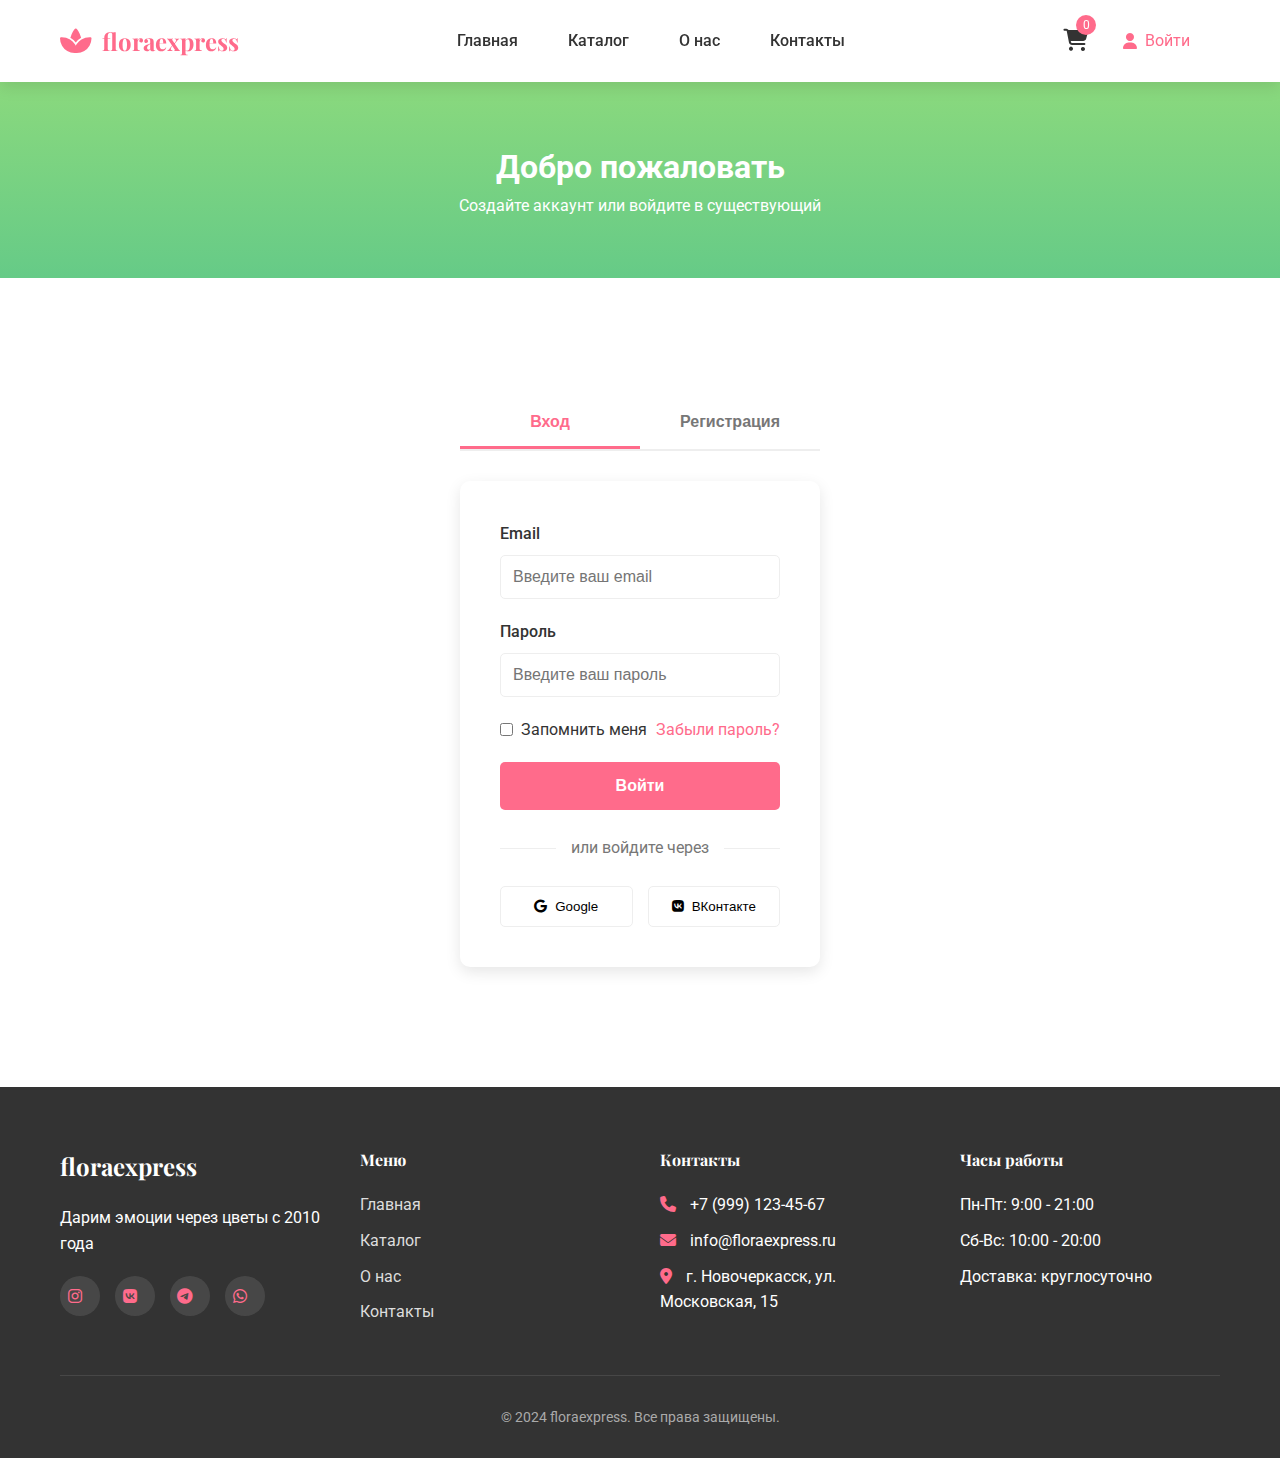
<file: auth.html>
<!DOCTYPE html>
<html lang="ru">
<head>
    <meta charset="UTF-8">
    <meta name="viewport" content="width=device-width, initial-scale=1.0">
    <title>Регистрация/Вход - floraexpress</title>
    <link rel="stylesheet" href="style.css">
    <link rel="stylesheet" href="https://cdnjs.cloudflare.com/ajax/libs/font-awesome/6.4.0/css/all.min.css">
    <link href="https://fonts.googleapis.com/css2?family=Playfair+Display:wght@400;700&family=Roboto:wght@300;400;500&display=swap" rel="stylesheet">
    <style>
        .auth-hero {
            background: linear-gradient(rgba(126, 213, 111, 0.9), rgba(85, 197, 122, 0.9));
            color: white;
            padding: 60px 0;
            text-align: center;
        }
        
        .auth-container {
            max-width: 400px;
            margin: 0 auto;
            padding: 40px 20px;
        }
        
        .auth-tabs {
            display: flex;
            margin-bottom: 30px;
            border-bottom: 2px solid var(--border-color);
        }
        
        .auth-tab {
            flex: 1;
            padding: 15px;
            text-align: center;
            background: none;
            border: none;
            font-size: 16px;
            font-weight: 600;
            cursor: pointer;
            color: var(--gray-color);
            border-bottom: 3px solid transparent;
            transition: all 0.3s ease;
        }
        
        .auth-tab.active {
            color: var(--primary-color);
            border-bottom: 3px solid var(--primary-color);
        }
        
        .auth-form {
            background: white;
            padding: 40px;
            border-radius: 10px;
            box-shadow: var(--shadow);
        }
        
        .auth-form.hidden {
            display: none;
        }
        
        .form-group {
            margin-bottom: 20px;
        }
        
        .form-group label {
            display: block;
            margin-bottom: 8px;
            font-weight: 500;
        }
        
        .form-group input {
            width: 100%;
            padding: 12px;
            border: 1px solid var(--border-color);
            border-radius: 5px;
            font-size: 16px;
        }
        
        .form-group input:focus {
            outline: none;
            border-color: var(--primary-color);
        }
        
        .form-options {
            display: flex;
            justify-content: space-between;
            align-items: center;
            margin-bottom: 20px;
        }
        
        .remember-me {
            display: flex;
            align-items: center;
            gap: 8px;
        }
        
        .forgot-password {
            color: var(--primary-color);
            text-decoration: none;
        }
        
        .auth-btn {
            width: 100%;
            padding: 15px;
            background-color: var(--primary-color);
            color: white;
            border: none;
            border-radius: 5px;
            font-size: 16px;
            font-weight: 600;
            cursor: pointer;
            transition: background-color 0.3s ease;
        }
        
        .auth-btn:hover {
            background-color: #ff4b6e;
        }
        
        .auth-divider {
            text-align: center;
            margin: 25px 0;
            position: relative;
        }
        
        .auth-divider::before {
            content: '';
            position: absolute;
            top: 50%;
            left: 0;
            right: 0;
            height: 1px;
            background: var(--border-color);
            z-index: 1;
        }
        
        .auth-divider span {
            background: white;
            padding: 0 15px;
            position: relative;
            z-index: 2;
            color: var(--gray-color);
        }
        
        .social-auth {
            display: flex;
            gap: 15px;
            margin-top: 20px;
        }
        
        .social-btn {
            flex: 1;
            padding: 12px;
            border: 1px solid var(--border-color);
            background: white;
            border-radius: 5px;
            cursor: pointer;
            display: flex;
            align-items: center;
            justify-content: center;
            gap: 8px;
            transition: all 0.3s ease;
        }
        
        .social-btn:hover {
            background-color: var(--light-color);
        }
        
        .auth-switch {
            text-align: center;
            margin-top: 20px;
            color: var(--gray-color);
        }
        
        .auth-switch a {
            color: var(--primary-color);
            text-decoration: none;
            font-weight: 600;
        }
        
        .user-info {
            display: flex;
            align-items: center;
            gap: 10px;
            margin-left: 20px;
        }
        
        .user-avatar {
            width: 40px;
            height: 40px;
            border-radius: 50%;
            background-color: var(--primary-color);
            color: white;
            display: flex;
            align-items: center;
            justify-content: center;
            font-weight: 600;
        }
        
        .user-name {
            font-weight: 500;
        }
        
        .logout-btn {
            background: none;
            border: none;
            color: var(--gray-color);
            cursor: pointer;
            margin-left: 10px;
            font-size: 14px;
        }
    </style>
</head>
<body>
    <!-- Шапка сайта -->
    <header class="header">
        <div class="container">
            <div class="header-inner">
                <div class="logo">
                    <a href="index.html">
                        <i class="fas fa-spa"></i>
                        <span>floraexpress</span>
                    </a>
                </div>
                
                <nav class="nav">
                    <ul class="nav-list">
                        <li><a href="index.html">Главная</a></li>
                        <li><a href="catalog.html">Каталог</a></li>
                        <li><a href="about.html">О нас</a></li>
                        <li><a href="contacts.html">Контакты</a></li>
                    </ul>
                </nav>
                
                <div class="header-actions">
                    <div id="userInfo" class="user-info" style="display: none;">
                        <div class="user-avatar" id="userAvatar">U</div>
                        <span class="user-name" id="userName">Пользователь</span>
                        <button class="logout-btn" onclick="logout()">Выйти</button>
                    </div>
                    
                    <a href="cart.html" class="cart-btn">
                        <i class="fas fa-shopping-cart"></i>
                        <span class="cart-count">0</span>
                    </a>
                    
                    <a href="auth.html" class="auth-btn-header" id="authBtnHeader" style="margin-right: 15px; color: var(--primary-color); text-decoration: none;">
                        <i class="fas fa-user"></i>
                        <span>Войти</span>
                    </a>
                    
                    <button class="menu-toggle">
                        <i class="fas fa-bars"></i>
                    </button>
                </div>
            </div>
        </div>
    </header>

    <!-- Герой секция -->
    <section class="auth-hero">
        <div class="container">
            <h1>Добро пожаловать</h1>
            <p>Создайте аккаунт или войдите в существующий</p>
        </div>
    </section>

    <!-- Формы авторизации -->
    <section class="section-padding">
        <div class="container">
            <div class="auth-container">
                <div class="auth-tabs">
                    <button class="auth-tab active" onclick="showTab('login')">Вход</button>
                    <button class="auth-tab" onclick="showTab('register')">Регистрация</button>
                </div>
                
                <!-- Форма входа -->
                <div id="loginForm" class="auth-form">
                    <form id="loginFormElement">
                        <div class="form-group">
                            <label for="loginEmail">Email</label>
                            <input type="email" id="loginEmail" placeholder="Введите ваш email" required>
                        </div>
                        
                        <div class="form-group">
                            <label for="loginPassword">Пароль</label>
                            <input type="password" id="loginPassword" placeholder="Введите ваш пароль" required>
                        </div>
                        
                        <div class="form-options">
                            <label class="remember-me">
                                <input type="checkbox" id="rememberMe">
                                <span>Запомнить меня</span>
                            </label>
                            <a href="#" class="forgot-password">Забыли пароль?</a>
                        </div>
                        
                        <button type="submit" class="auth-btn">Войти</button>
                        
                        <div class="auth-divider">
                            <span>или войдите через</span>
                        </div>
                        
                        <div class="social-auth">
                            <button type="button" class="social-btn" onclick="socialLogin('google')">
                                <i class="fab fa-google"></i>
                                <span>Google</span>
                            </button>
                            <button type="button" class="social-btn" onclick="socialLogin('vk')">
                                <i class="fab fa-vk"></i>
                                <span>ВКонтакте</span>
                            </button>
                        </div>
                    </form>
                </div>
                
                <!-- Форма регистрации -->
                <div id="registerForm" class="auth-form hidden">
                    <form id="registerFormElement">
                        <div class="form-group">
                            <label for="regName">Имя</label>
                            <input type="text" id="regName" placeholder="Введите ваше имя" required>
                        </div>
                        
                        <div class="form-group">
                            <label for="regEmail">Email</label>
                            <input type="email" id="regEmail" placeholder="Введите ваш email" required>
                        </div>
                        
                        <div class="form-group">
                            <label for="regPhone">Телефон</label>
                            <input type="tel" id="regPhone" placeholder="+7 (999) 123-45-67" required>
                        </div>
                        
                        <div class="form-group">
                            <label for="regPassword">Пароль</label>
                            <input type="password" id="regPassword" placeholder="Создайте пароль" required>
                        </div>
                        
                        <div class="form-group">
                            <label for="regConfirmPassword">Подтвердите пароль</label>
                            <input type="password" id="regConfirmPassword" placeholder="Повторите пароль" required>
                        </div>
                        
                        <div class="form-group">
                            <label class="remember-me">
                                <input type="checkbox" id="acceptTerms" required>
                                <span>Я согласен с <a href="#" style="color: var(--primary-color);">условиями использования</a></span>
                            </label>
                        </div>
                        
                        <button type="submit" class="auth-btn">Зарегистрироваться</button>
                    </form>
                </div>
            </div>
        </div>
    </section>

    <!-- Футер -->
    <footer class="footer">
        <div class="container">
            <div class="footer-content">
                <div class="footer-section">
                    <h3>floraexpress</h3>
                    <p>Дарим эмоции через цветы с 2010 года</p>
                    <div class="social-links">
                        <a href="#"><i class="fab fa-instagram"></i></a>
                        <a href="#"><i class="fab fa-vk"></i></a>
                        <a href="#"><i class="fab fa-telegram"></i></a>
                        <a href="#"><i class="fab fa-whatsapp"></i></a>
                    </div>
                </div>
                
                <div class="footer-section">
                    <h4>Меню</h4>
                    <ul>
                        <li><a href="index.html">Главная</a></li>
                        <li><a href="catalog.html">Каталог</a></li>
                        <li><a href="about.html">О нас</a></li>
                        <li><a href="contacts.html">Контакты</a></li>
                    </ul>
                </div>
                
                <div class="footer-section">
                    <h4>Контакты</h4>
                    <ul>
                        <li><i class="fas fa-phone"></i> +7 (999) 123-45-67</li>
                        <li><i class="fas fa-envelope"></i> info@floraexpress.ru</li>
                        <li><i class="fas fa-map-marker-alt"></i> г. Новочеркасск, ул. Московская, 15</li>
                    </ul>
                </div>
                
                <div class="footer-section">
                    <h4>Часы работы</h4>
                    <ul>
                        <li>Пн-Пт: 9:00 - 21:00</li>
                        <li>Сб-Вс: 10:00 - 20:00</li>
                        <li>Доставка: круглосуточно</li>
                    </ul>
                </div>
            </div>
            
            <div class="footer-bottom">
                <p>&copy; 2024 floraexpress. Все права защищены.</p>
            </div>
        </div>
    </footer>

    <script>
        // Переключение между вкладками
        function showTab(tabName) {
            document.querySelectorAll('.auth-tab').forEach(tab => {
                tab.classList.remove('active');
            });
            
            document.querySelectorAll('.auth-form').forEach(form => {
                form.classList.add('hidden');
            });
            
            document.querySelector(`[onclick="showTab('${tabName}')"]`).classList.add('active');
            document.getElementById(`${tabName}Form`).classList.remove('hidden');
        }
        
        // Проверка залогинен ли пользователь
        function checkAuth() {
            const user = JSON.parse(localStorage.getItem('user'));
            const authBtn = document.getElementById('authBtnHeader');
            const userInfo = document.getElementById('userInfo');
            
            if (user) {
                authBtn.style.display = 'none';
                userInfo.style.display = 'flex';
                document.getElementById('userName').textContent = user.name || user.email.split('@')[0];
                document.getElementById('userAvatar').textContent = (user.name || user.email[0]).toUpperCase();
            } else {
                authBtn.style.display = 'flex';
                userInfo.style.display = 'none';
            }
        }
        
        // Вход в систему
        document.getElementById('loginFormElement').addEventListener('submit', function(e) {
            e.preventDefault();
            
            const email = document.getElementById('loginEmail').value;
            const password = document.getElementById('loginPassword').value;
            
            // Здесь в реальном проекте будет запрос к серверу
            // Для демонстрации используем localStorage
            
            const users = JSON.parse(localStorage.getItem('users')) || [];
            const user = users.find(u => u.email === email && u.password === password);
            
            if (user) {
                localStorage.setItem('user', JSON.stringify({
                    email: user.email,
                    name: user.name,
                    phone: user.phone
                }));
                
                if (document.getElementById('rememberMe').checked) {
                    localStorage.setItem('rememberMe', 'true');
                }
                
                alert('Успешный вход!');
                checkAuth();
                window.location.href = 'index.html';
            } else {
                alert('Неверный email или пароль');
            }
        });
        
        // Регистрация
        document.getElementById('registerFormElement').addEventListener('submit', function(e) {
            e.preventDefault();
            
            const name = document.getElementById('regName').value;
            const email = document.getElementById('regEmail').value;
            const phone = document.getElementById('regPhone').value;
            const password = document.getElementById('regPassword').value;
            const confirmPassword = document.getElementById('regConfirmPassword').value;
            
            if (password !== confirmPassword) {
                alert('Пароли не совпадают');
                return;
            }
            
            // Проверяем, нет ли уже пользователя с таким email
            const users = JSON.parse(localStorage.getItem('users')) || [];
            const existingUser = users.find(u => u.email === email);
            
            if (existingUser) {
                alert('Пользователь с таким email уже существует');
                return;
            }
            
            // Сохраняем нового пользователя
            users.push({
                name,
                email,
                phone,
                password
            });
            
            localStorage.setItem('users', JSON.stringify(users));
            
            // Автоматически логиним пользователя
            localStorage.setItem('user', JSON.stringify({
                name,
                email,
                phone
            }));
            
            alert('Регистрация прошла успешно!');
            checkAuth();
            window.location.href = 'index.html';
        });
        
        // Выход из системы
        function logout() {
            localStorage.removeItem('user');
            checkAuth();
            alert('Вы вышли из системы');
        }
        
        // Социальный вход (заглушка)
        function socialLogin(provider) {
            alert(`Вход через ${provider} пока недоступен. Используйте форму регистрации.`);
        }
        
        // Инициализация при загрузке страницы
        document.addEventListener('DOMContentLoaded', function() {
            checkAuth();
            
            // Инициализация меню
            const menuToggle = document.querySelector('.menu-toggle');
            const nav = document.querySelector('.nav');
            
            if (menuToggle && nav) {
                menuToggle.addEventListener('click', function() {
                    nav.classList.toggle('active');
                });
            }
        });
    </script>
</body>
</html>
</file>
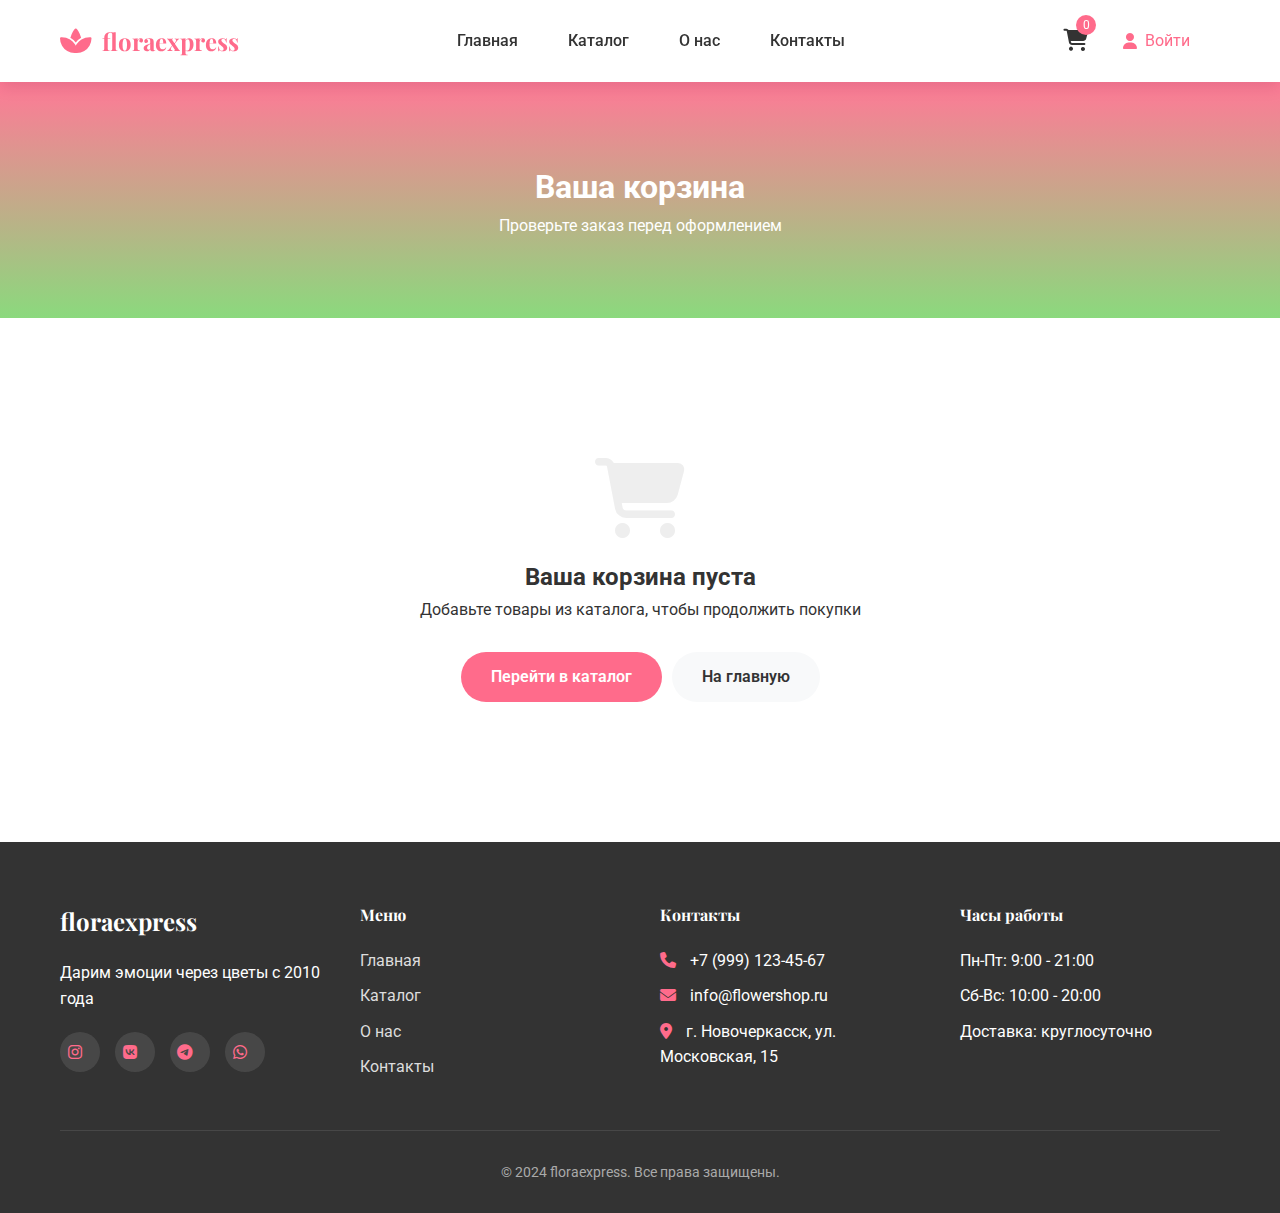
<file: cart.html>
<!DOCTYPE html>
<html lang="ru">
<head>
    <meta charset="UTF-8">
    <meta name="viewport" content="width=device-width, initial-scale=1.0">
    <title>Корзина - floraexpress</title>
    <link rel="stylesheet" href="style.css">
    <link rel="stylesheet" href="https://cdnjs.cloudflare.com/ajax/libs/font-awesome/6.4.0/css/all.min.css">
    <link href="https://fonts.googleapis.com/css2?family=Playfair+Display:wght@400;700&family=Roboto:wght@300;400;500&display=swap" rel="stylesheet">
    <style>
        .cart-hero {
            background: linear-gradient(rgba(255, 107, 139, 0.9), rgba(126, 213, 111, 0.9));
            color: white;
            padding: 80px 0;
            text-align: center;
        }
        
        .cart-container {
            display: grid;
            grid-template-columns: 2fr 1fr;
            gap: 40px;
            margin-top: 40px;
        }
        
        .cart-items {
            background: white;
            border-radius: 10px;
            box-shadow: var(--shadow);
            overflow: hidden;
        }
        
        .cart-item {
            display: grid;
            grid-template-columns: 100px 2fr 1fr 1fr auto;
            gap: 20px;
            padding: 20px;
            border-bottom: 1px solid var(--border-color);
            align-items: center;
        }
        
        .cart-item-image {
            width: 100px;
            height: 100px;
            object-fit: cover;
            border-radius: 5px;
        }
        
        .quantity-controls {
            display: flex;
            align-items: center;
            gap: 10px;
        }
        
        .quantity-btn {
            width: 30px;
            height: 30px;
            border: 1px solid var(--border-color);
            background: white;
            border-radius: 50%;
            cursor: pointer;
            display: flex;
            align-items: center;
            justify-content: center;
        }
        
        .quantity-input {
            width: 50px;
            text-align: center;
            border: 1px solid var(--border-color);
            padding: 5px;
            border-radius: 5px;
        }
        
        .remove-btn {
            background: none;
            border: none;
            color: var(--gray-color);
            cursor: pointer;
            font-size: 20px;
            transition: color 0.3s;
        }
        
        .remove-btn:hover {
            color: var(--primary-color);
        }
        
        .cart-summary {
            background: white;
            padding: 30px;
            border-radius: 10px;
            box-shadow: var(--shadow);
            align-self: start;
            position: sticky;
            top: 100px;
        }
        
        .summary-item {
            display: flex;
            justify-content: space-between;
            margin-bottom: 15px;
            padding-bottom: 15px;
            border-bottom: 1px solid var(--border-color);
        }
        
        .summary-total {
            font-size: 20px;
            font-weight: 700;
            color: var(--primary-color);
        }
        
        .checkout-btn {
            width: 100%;
            margin-top: 20px;
        }
        
        .empty-cart {
            text-align: center;
            padding: 60px 20px;
        }
        
        .empty-cart i {
            font-size: 80px;
            color: var(--border-color);
            margin-bottom: 20px;
        }
        
        .cart-actions {
            display: flex;
            gap: 10px;
            justify-content: center;
            margin-top: 30px;
        }
        
        .continue-shopping {
            background-color: var(--light-color);
            color: var(--dark-color);
        }
        
        .continue-shopping:hover {
            background-color: #e9ecef;
        }

        /* Медиа-запросы */
        @media (max-width: 768px) {
            .cart-container {
                grid-template-columns: 1fr;
            }
            
            .cart-item {
                grid-template-columns: 1fr;
                text-align: center;
                gap: 15px;
            }
            
            .cart-item-image {
                justify-self: center;
            }
        }
    </style>
</head>
<body>
    <!-- Шапка сайта -->
    <header class="header">
        <div class="container">
            <div class="header-inner">
                <div class="logo">
                    <a href="index.html">
                        <i class="fas fa-spa"></i>
                        <span>floraexpress</span>
                    </a>
                </div>
                
                <nav class="nav">
                    <ul class="nav-list">
                        <li><a href="index.html">Главная</a></li>
                        <li><a href="catalog.html">Каталог</a></li>
                        <li><a href="about.html">О нас</a></li>
                        <li><a href="contacts.html">Контакты</a></li>
                    </ul>
                </nav>
                
                <div class="header-actions">
                    <a href="cart.html" class="cart-btn">
                        <i class="fas fa-shopping-cart"></i>
                        <span class="cart-count">0</span>
                    </a>
                    <a href="auth.html" class="auth-btn-header" id="authBtnHeader" style="margin-right: 15px; color: var(--primary-color); text-decoration: none;">
    <i class="fas fa-user"></i>
    <span>Войти</span>
</a>

<div id="userInfo" class="user-info" style="display: none;">
    <div class="user-avatar" id="userAvatar">U</div>
    <span class="user-name" id="userName">Пользователь</span>
    <button class="logout-btn" onclick="logout()">Выйти</button>
</div>
                    <button class="menu-toggle">
                        <i class="fas fa-bars"></i>
                    </button>
                </div>
            </div>
        </div>
    </header>

    <!-- Герой корзины -->
    <section class="cart-hero">
        <div class="container">
            <h1>Ваша корзина</h1>
            <p>Проверьте заказ перед оформлением</p>
        </div>
    </section>

    <!-- Корзина -->
    <section class="section-padding">
        <div class="container">
            <div id="cartContent">
                <!-- Содержимое корзины будет загружено через JavaScript -->
            </div>
        </div>
    </section>

    <!-- Футер -->
    <footer class="footer">
        <div class="container">
            <div class="footer-content">
                <div class="footer-section">
                    <h3>floraexpress</h3>
                    <p>Дарим эмоции через цветы с 2010 года</p>
                    <div class="social-links">
                        <a href="#"><i class="fab fa-instagram"></i></a>
                        <a href="#"><i class="fab fa-vk"></i></a>
                        <a href="#"><i class="fab fa-telegram"></i></a>
                        <a href="#"><i class="fab fa-whatsapp"></i></a>
                    </div>
                </div>
                
                <div class="footer-section">
                    <h4>Меню</h4>
                    <ul>
                        <li><a href="index.html">Главная</a></li>
                        <li><a href="catalog.html">Каталог</a></li>
                        <li><a href="about.html">О нас</a></li>
                        <li><a href="contacts.html">Контакты</a></li>
                    </ul>
                </div>
                
                <div class="footer-section">
                    <h4>Контакты</h4>
                    <ul>
                        <li><i class="fas fa-phone"></i> +7 (999) 123-45-67</li>
                        <li><i class="fas fa-envelope"></i> info@flowershop.ru</li>
                        <li><i class="fas fa-map-marker-alt"></i> г. Новочеркасск, ул. Московская, 15</li>
                    </ul>
                </div>
                
                <div class="footer-section">
                    <h4>Часы работы</h4>
                    <ul>
                        <li>Пн-Пт: 9:00 - 21:00</li>
                        <li>Сб-Вс: 10:00 - 20:00</li>
                        <li>Доставка: круглосуточно</li>
                    </ul>
                </div>
            </div>
            
            <div class="footer-bottom">
                <p>&copy; 2024 floraexpress. Все права защищены.</p>
            </div>
        </div>
    </footer>

    <script>
        // Данные товаров для отображения в корзине
        const productsData = {
           1: { name: "Красные розы", price: 3500, image: "https://cdn1.ozone.ru/s3/multimedia-j/6471091987.jpg" },
            2: { name: "Тюльпаны весенние", price: 2800, image: "https://cdn1.ozone.ru/s3/multimedia-l/6246871461.jpg" },
            3: { name: "Белая орхидея", price: 4200, image: "https://basket-05.wbbasket.ru/vol832/part83269/83269094/images/big/1.webp" },
            4: { name: "Свадебный букет", price: 5900, image: "https://ir.ozone.ru/s3/multimedia-1-x/7498033197.jpg" },
            5: { name: "Розовые розы", price: 3200, image: "https://ir.ozone.ru/s3/multimedia-l/6526486989.jpg" },
            6: { name: "Полевые цветы", price: 2500, image: "https://avatars.mds.yandex.net/i?id=2a0000019b69eea04856c6d649ece96e1121-18759252-yarec&n=13" },
            7: { name: "Фиолетовые тюльпаны", price: 3100, image: "https://main-cdn.sbermegamarket.ru/big1/hlr-system/680/809/098/418/181/6/100067669247b0.jpg" },
            8: { name: "Фаленопсис", price: 3800, image: "https://ir.ozone.ru/s3/multimedia-1-1/7238708461.jpg" }
        };

        // Функция отображения корзины
        function renderCart() {
            const cartContent = document.getElementById('cartContent');
            const cart = JSON.parse(localStorage.getItem('cart')) || [];
            
            if (cart.length === 0) {
                cartContent.innerHTML = `
                    <div class="empty-cart">
                        <i class="fas fa-shopping-cart"></i>
                        <h2>Ваша корзина пуста</h2>
                        <p>Добавьте товары из каталога, чтобы продолжить покупки</p>
                        <div class="cart-actions">
                            <a href="catalog.html" class="btn btn-primary">Перейти в каталог</a>
                            <a href="index.html" class="btn continue-shopping">На главную</a>
                        </div>
                    </div>
                `;
                updateCartCount();
                return;
            }
            
            let total = 0;
            let itemsHTML = '';
            
            cart.forEach((item, index) => {
                const product = productsData[item.id];
                if (!product) return;
                
                const itemTotal = product.price * item.quantity;
                total += itemTotal;
                
                itemsHTML += `
                    <div class="cart-item" data-index="${index}">
                        <img src="${product.image}" alt="${product.name}" class="cart-item-image">
                        <div>
                            <h3>${product.name}</h3>
                            <p>${product.price.toLocaleString()} ₽</p>
                        </div>
                        <div class="quantity-controls">
                            <button class="quantity-btn" onclick="updateQuantity(${index}, ${item.quantity - 1})">-</button>
                            <input type="number" class="quantity-input" value="${item.quantity}" min="1" 
                                   onchange="updateQuantity(${index}, this.value)">
                            <button class="quantity-btn" onclick="updateQuantity(${index}, ${item.quantity + 1})">+</button>
                        </div>
                        <div class="item-total">${itemTotal.toLocaleString()} ₽</div>
                        <button class="remove-btn" onclick="removeFromCart(${index})">
                            <i class="fas fa-times"></i>
                        </button>
                    </div>
                `;
            });
            
            cartContent.innerHTML = `
                <div class="cart-container">
                    <div class="cart-items">
                        ${itemsHTML}
                    </div>
                    
                    <div class="cart-summary">
                        <h2>Итого</h2>
                        <div class="summary-item">
                            <span>Товары (${cart.length})</span>
                            <span>${total.toLocaleString()} ₽</span>
                        </div>
                        <div class="summary-item">
                            <span>Доставка</span>
                            <span>Бесплатно</span>
                        </div>
                        <div class="summary-item summary-total">
                            <span>Общая сумма</span>
                            <span>${total.toLocaleString()} ₽</span>
                        </div>
                        
                        <button class="btn btn-primary checkout-btn" onclick="checkout()">
                            Оформить заказ
                        </button>
                        
                        <div class="cart-actions" style="margin-top: 20px;">
                            <a href="catalog.html" class="btn continue-shopping" style="width: 100%;">
                                Продолжить покупки
                            </a>
                        </div>
                    </div>
                </div>
            `;
            
            updateCartCount();
        }

        // Обновление количества товара
        function updateQuantity(index, newQuantity) {
            const cart = JSON.parse(localStorage.getItem('cart')) || [];
            
            if (newQuantity < 1) {
                removeFromCart(index);
                return;
            }
            
            cart[index].quantity = parseInt(newQuantity);
            localStorage.setItem('cart', JSON.stringify(cart));
            renderCart();
        }

        // Удаление товара из корзины
        function removeFromCart(index) {
            const cart = JSON.parse(localStorage.getItem('cart')) || [];
            cart.splice(index, 1);
            localStorage.setItem('cart', JSON.stringify(cart));
            renderCart();
        }

        // Оформление заказа
        function checkout() {
            const cart = JSON.parse(localStorage.getItem('cart')) || [];
            
            if (cart.length === 0) {
                alert('Корзина пуста!');
                return;
            }
            
            alert('Заказ оформлен! С вами свяжется менеджер для подтверждения.');
            
            // Очищаем корзину
            localStorage.removeItem('cart');
            renderCart();
        }

        // Обновление счетчика в шапке
        function updateCartCount() {
            const cartCount = document.querySelector('.cart-count');
            if (cartCount) {
                const cart = JSON.parse(localStorage.getItem('cart')) || [];
                const totalItems = cart.reduce((total, item) => total + item.quantity, 0);
                cartCount.textContent = totalItems;
            }
        }

        // Инициализация при загрузке
        document.addEventListener('DOMContentLoaded', function() {
            renderCart();
            
            // Инициализация меню
            const menuToggle = document.querySelector('.menu-toggle');
            const nav = document.querySelector('.nav');
            
            if (menuToggle && nav) {
                menuToggle.addEventListener('click', function() {
                    nav.classList.toggle('active');
                });
            }
        });
    </script>
</body>
</html>
</file>
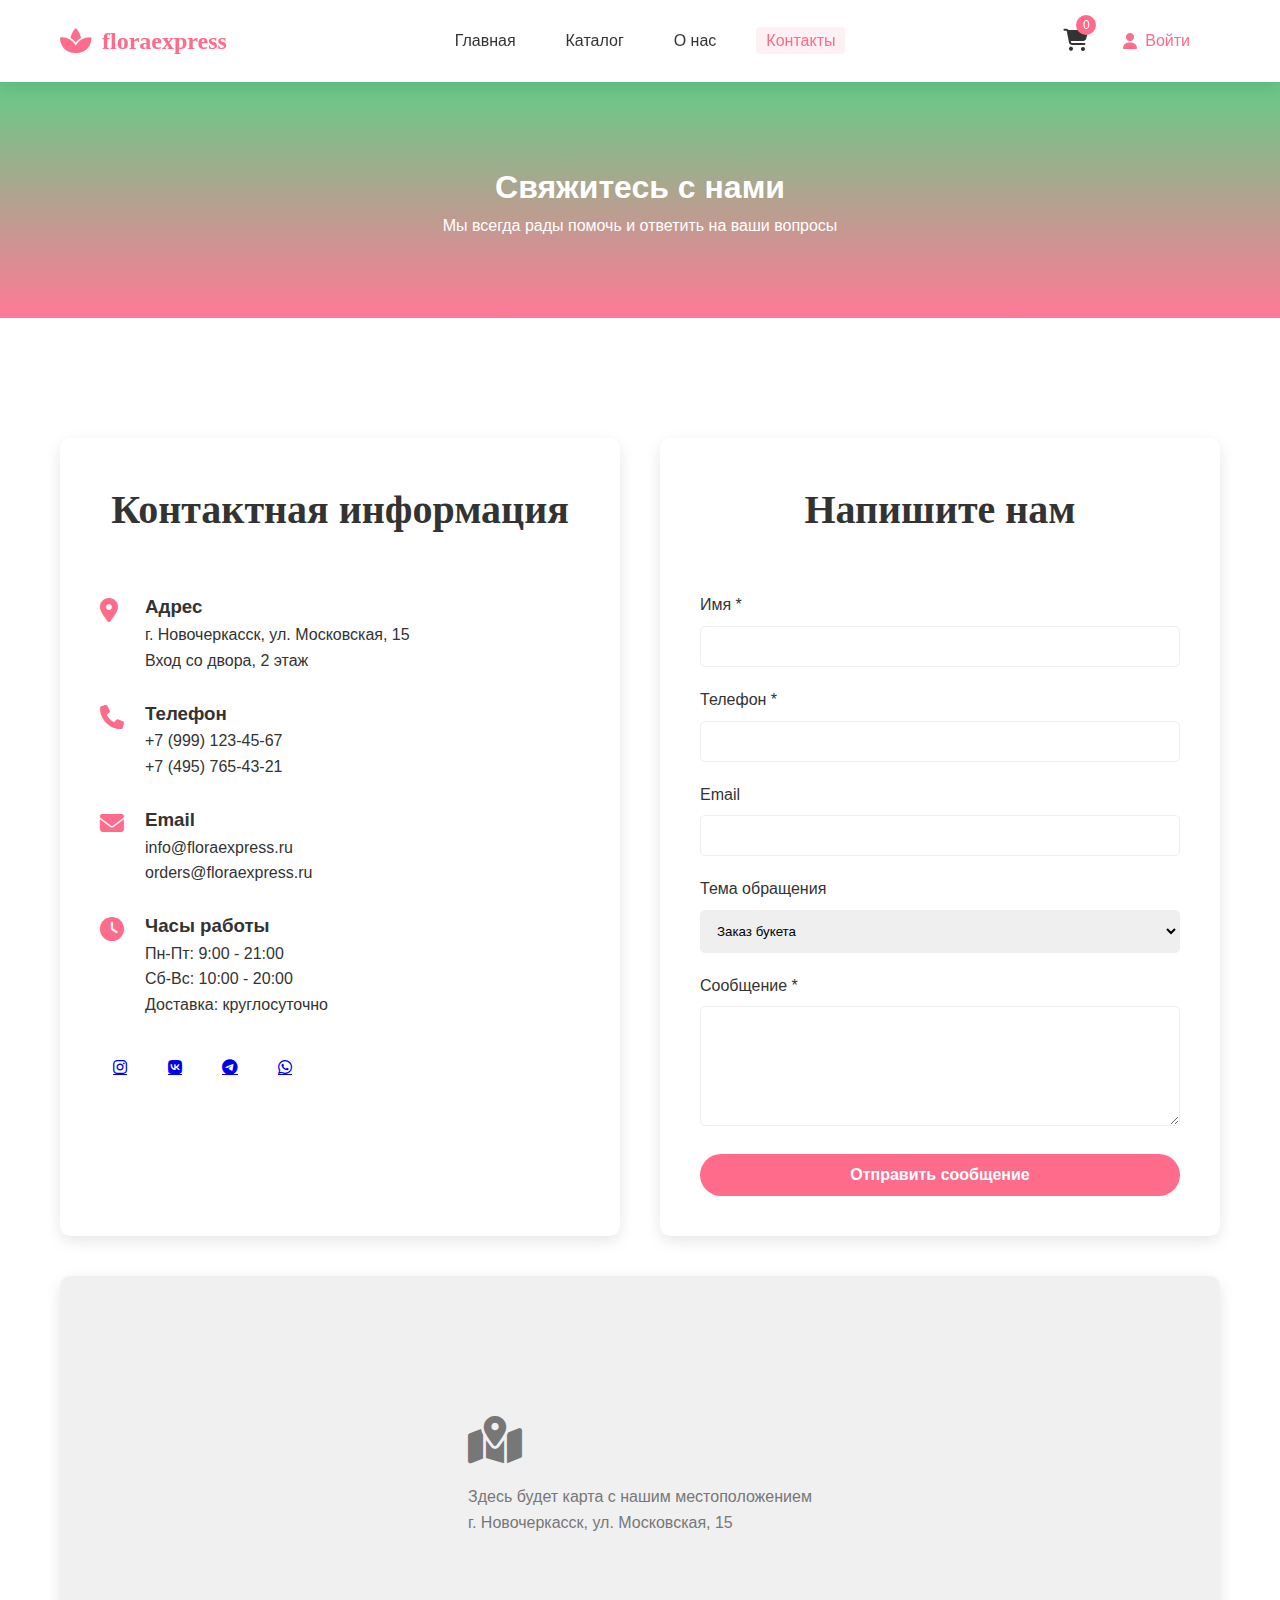
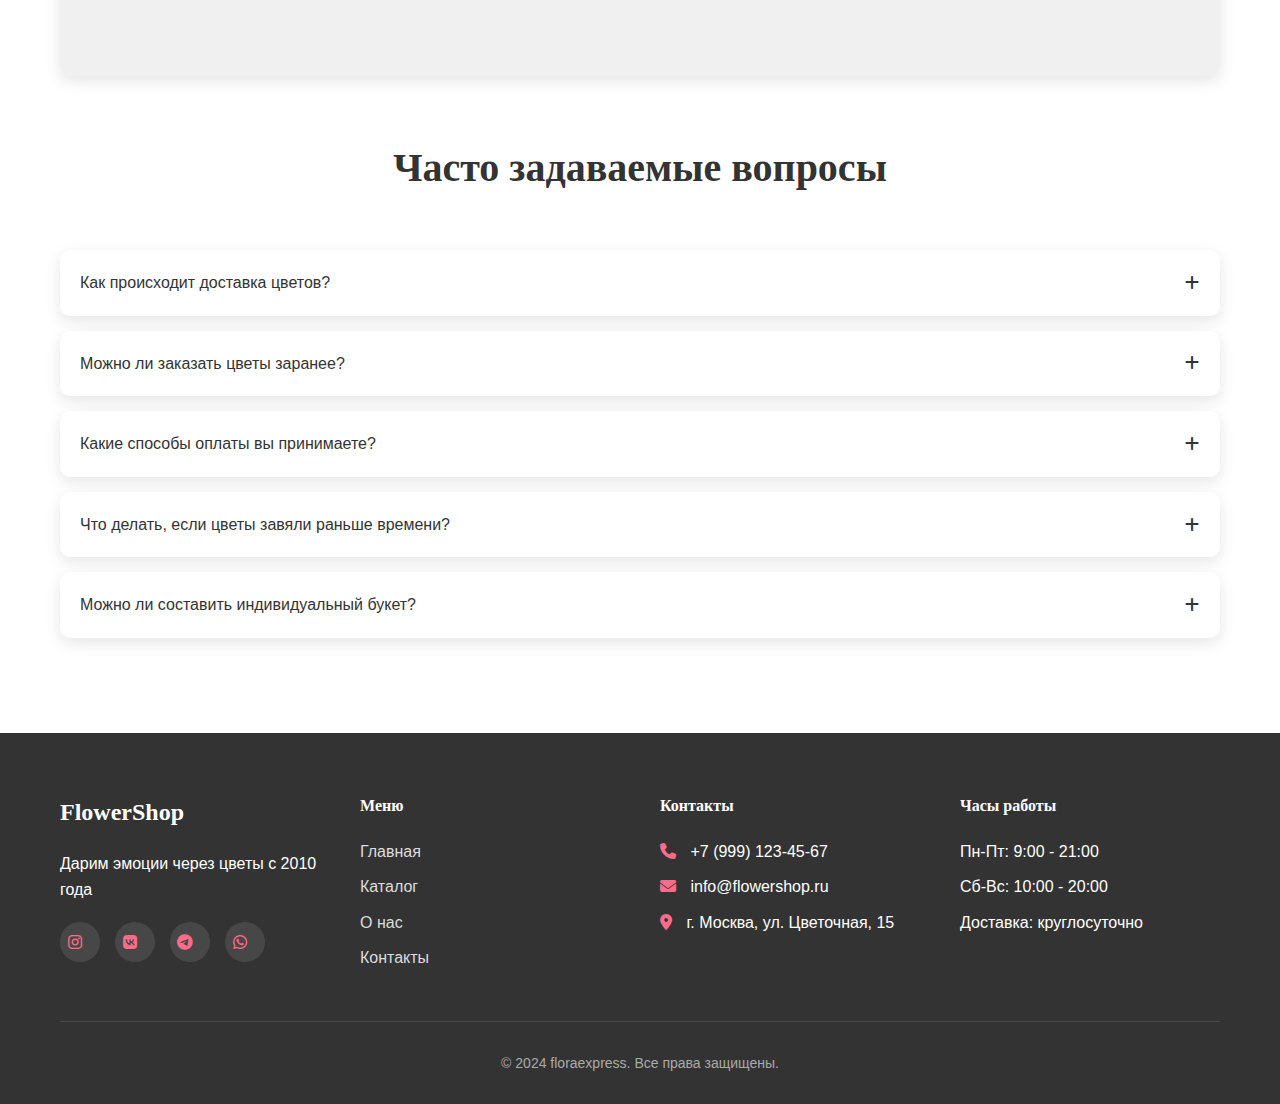
<file: contacts.html>
<!DOCTYPE html>
<html lang="ru">
<head>
    <meta charset="UTF-8">
    <meta name="viewport" content="width=device-width, initial-scale=1.0">
    <title>Контакты - floraexpress</title>
    <link rel="stylesheet" href="style.css">
    <link rel="stylesheet" href="https://cdnjs.cloudflare.com/ajax/libs/font-awesome/6.4.0/css/all.min.css"&gt;
    <link href="https://fonts.googleapis.com/css2?family=Playfair+Display:wght@400;700&family=Roboto:wght@300;400;500&display=swap&quot; rel="stylesheet">
    <style>
        .contacts-hero {
            background: linear-gradient(rgba(85, 197, 122, 0.9), rgba(255, 107, 139, 0.9));
            color: white;
            padding: 80px 0;
            text-align: center;
        }
        
        .contact-grid {
            display: grid;
            grid-template-columns: repeat(auto-fit, minmax(300px, 1fr));
            gap: 40px;
            margin-top: 40px;
        }
        
        .contact-info {
            background: white;
            padding: 40px;
            border-radius: 10px;
            box-shadow: var(--shadow);
        }
        
        .contact-item {
            display: flex;
            align-items: flex-start;
            margin-bottom: 25px;
        }
        
        .contact-icon {
            font-size: 24px;
            color: var(--primary-color);
            margin-right: 15px;
            min-width: 30px;
        }
        
        .contact-form {
            background: white;
            padding: 40px;
            border-radius: 10px;
            box-shadow: var(--shadow);
        }
        
        .form-group {
            margin-bottom: 20px;
        }
        
        .form-group label {
            display: block;
            margin-bottom: 8px;
            font-weight: 500;
        }
        
        .form-group input,
        .form-group textarea,
        .form-group select {
            width: 100%;
            padding: 12px;
            border: 1px solid var(--border-color);
            border-radius: 5px;
            font-family: inherit;
        }
        
        .form-group textarea {
            min-height: 120px;
            resize: vertical;
        }
        
        .map-container {
            margin-top: 40px;
            border-radius: 10px;
            overflow: hidden;
            box-shadow: var(--shadow);
        }
        
        .map-placeholder {
            height: 400px;
            background: #f0f0f0;
            display: flex;
            align-items: center;
            justify-content: center;
            color: var(--gray-color);
        }
        
        .faq-section {
            margin-top: 60px;
        }
        
        .faq-item {
            background: white;
            margin-bottom: 15px;
            border-radius: 10px;
            box-shadow: var(--shadow);
            overflow: hidden;
        }
        
        .faq-question {
            padding: 20px;
            display: flex;
            justify-content: space-between;
            align-items: center;
            cursor: pointer;
            font-weight: 500;
        }
        
        .faq-answer {
            padding: 0 20px;
            max-height: 0;
            overflow: hidden;
            transition: max-height 0.3s ease;
        }
        
        .faq-answer.active {
            padding: 0 20px 20px;
            max-height: 200px;
        }
        
        .faq-toggle {
            transition: transform 0.3s ease;
        }
        
        .faq-item.active .faq-toggle {
            transform: rotate(45deg);
        }
    </style>
</head>
<body>
    <!-- Шапка сайта -->
    <header class="header">
        <div class="container">
            <div class="header-inner">
                <div class="logo">
                    <a href="index.html">
                        <i class="fas fa-spa"></i>
                        <span>floraexpress</span>


</a>
                </div>
                
                <nav class="nav">
                    <ul class="nav-list">
                        <li><a href="index.html">Главная</a></li>
                        <li><a href="catalog.html">Каталог</a></li>
                        <li><a href="about.html">О нас</a></li>
                        <li><a href="contacts.html" class="active">Контакты</a></li>
                    </ul>
                </nav>
                
                <div class="header-actions">
                    <a href="cart.html" class="cart-btn">
                        <i class="fas fa-shopping-cart"></i>
                        <span class="cart-count">0</span>
                    </a>
                    <a href="auth.html" class="auth-btn-header" id="authBtnHeader" style="margin-right: 15px; color: var(--primary-color); text-decoration: none;">
    <i class="fas fa-user"></i>
    <span>Войти</span>
</a>

<div id="userInfo" class="user-info" style="display: none;">
    <div class="user-avatar" id="userAvatar">U</div>
    <span class="user-name" id="userName">Пользователь</span>
    <button class="logout-btn" onclick="logout()">Выйти</button>
</div>
                    <button class="menu-toggle">
                        <i class="fas fa-bars"></i>
                    </button>
                </div>
            </div>
        </div>
    </header>

    <!-- Герой контактов -->
    <section class="contacts-hero">
        <div class="container">
            <h1>Свяжитесь с нами</h1>
            <p>Мы всегда рады помочь и ответить на ваши вопросы</p>
        </div>
    </section>

    <!-- Контактная информация и форма -->
    <section class="section-padding">
        <div class="container">
            <div class="contact-grid">
                <!-- Контактная информация -->
                <div class="contact-info">
                    <h2 class="section-title">Контактная информация</h2>
                    
                    <div class="contact-item">
                        <div class="contact-icon">
                            <i class="fas fa-map-marker-alt"></i>
                        </div>
                        <div>
                            <h3>Адрес</h3>
                            <p>г. Новочеркасск, ул. Московская, 15</p>
                            <p>Вход со двора, 2 этаж</p>
                        </div>
                    </div>
                    
                    <div class="contact-item">
                        <div class="contact-icon">
                            <i class="fas fa-phone"></i>
                        </div>
                        <div>
                            <h3>Телефон</h3>
                            <p>+7 (999) 123-45-67</p>
                            <p>+7 (495) 765-43-21</p>
                        </div>
                    </div>
                    
                    <div class="contact-item">
                        <div class="contact-icon">
                            <i class="fas fa-envelope"></i>
                        </div>
                        <div>
                            <h3>Email</h3>
                            <p>info@floraexpress.ru</p>
                            <p>orders@floraexpress.ru</p>
                        </div>
                    </div>
                    
                    <div class="contact-item">
                        <div class="contact-icon">
                            <i class="fas fa-clock"></i>
                        </div>
                        <div>
                            <h3>Часы работы</h3>
                            <p>Пн-Пт: 9:00 - 21:00</p>
                            <p>Сб-Вс: 10:00 - 20:00</p>
                            <p>Доставка: круглосуточно</p>
                        </div>
                    </div>
                    
                    <div class="social-links" style="margin-top: 30px; justify-content: flex-start;">
                        <a href="#"><i class="fab fa-instagram"></i></a>
                        <a href="#"><i class="fab fa-vk"></i></a>
                        <a href="#"><i class="fab fa-telegram"></i></a>
                        <a href="#"><i class="fab fa-whatsapp"></i></a>
                    </div>
                </div>
                
                <!-- Форма обратной связи -->
                <div class="contact-form">
                    <h2 class="section-title">Напишите нам</h2>


<form id="contactForm">
                        <div class="form-group">
                            <label for="name">Имя *</label>
                            <input type="text" id="name" name="name" required>
                        </div>
                        
                        <div class="form-group">
                            <label for="phone">Телефон *</label>
                            <input type="tel" id="phone" name="phone" required>
                        </div>
                        
                        <div class="form-group">
                            <label for="email">Email</label>
                            <input type="email" id="email" name="email">
                        </div>
                        
                        <div class="form-group">
                            <label for="subject">Тема обращения</label>
                            <select id="subject" name="subject">
                                <option value="order">Заказ букета</option>
                                <option value="delivery">Доставка</option>
                                <option value="question">Вопрос</option>
                                <option value="cooperation">Сотрудничество</option>
                                <option value="other">Другое</option>
                            </select>
                        </div>
                        
                        <div class="form-group">
                            <label for="message">Сообщение *</label>
                            <textarea id="message" name="message" required></textarea>
                        </div>
                        
                        <button type="submit" class="btn btn-primary" style="width: 100%;">Отправить сообщение</button>
                    </form>
                </div>
            </div>
            
            <!-- Карта -->
            <div class="map-container">
                <div class="map-placeholder">
                    <div>
                        <i class="fas fa-map-marked-alt" style="font-size: 48px; margin-bottom: 20px;"></i>
                        <p>Здесь будет карта с нашим местоположением</p>
                        <p>г. Новочеркасск, ул. Московская, 15</p>
                    </div>
                </div>
            </div>
            
            <!-- FAQ -->
            <div class="faq-section">
                <h2 class="section-title">Часто задаваемые вопросы</h2>
                
                <div class="faq-item">
                    <div class="faq-question">
                        <span>Как происходит доставка цветов?</span>
                        <i class="fas fa-plus faq-toggle"></i>
                    </div>
                    <div class="faq-answer">
                        <p>Доставка осуществляется курьером в течение 2 часов по Москве в пределах МКАД. За МКАД - от 3 часов. Мы используем специальные контейнеры для сохранения свежести цветов.</p>
                    </div>
                </div>
                
                <div class="faq-item">
                    <div class="faq-question">
                        <span>Можно ли заказать цветы заранее?</span>
                        <i class="fas fa-plus faq-toggle"></i>
                    </div>
                    <div class="faq-answer">
                        <p>Да, вы можете оформить предзаказ на любую дату. Мы рекомендуем заказывать свадебные букеты за 2 недели, а праздничные букеты - за 3-5 дней.</p>
                    </div>
                </div>
                
                <div class="faq-item">
                    <div class="faq-question">
                        <span>Какие способы оплаты вы принимаете?</span>
                        <i class="fas fa-plus faq-toggle"></i>
                    </div>
                    <div class="faq-answer">
                        <p>Мы принимаем наличные при получении, банковские карты (Visa, MasterCard, Мир), а также онлайн-оплату через


Сбербанк Онлайн, Тинькофф и Яндекс.Деньги.</p>
                    </div>
                </div>
                
                <div class="faq-item">
                    <div class="faq-question">
                        <span>Что делать, если цветы завяли раньше времени?</span>
                        <i class="fas fa-plus faq-toggle"></i>
                    </div>
                    <div class="faq-answer">
                        <p>Мы гарантируем свежесть цветов в течение 7 дней. Если цветы завяли раньше - свяжитесь с нами, и мы решим проблему: заменим букет или вернем деньги.</p>
                    </div>
                </div>
                
                <div class="faq-item">
                    <div class="faq-question">
                        <span>Можно ли составить индивидуальный букет?</span>
                        <i class="fas fa-plus faq-toggle"></i>
                    </div>
                    <div class="faq-answer">
                        <p>Конечно! Наши флористы помогут составить уникальный букет по вашему желанию. Приходите в магазин или свяжитесь с нами по телефону для консультации.</p>
                    </div>
                </div>
            </div>
        </div>
    </section>

    <!-- Футер -->
    <footer class="footer">
        <div class="container">
            <div class="footer-content">
                <div class="footer-section">
                    <h3>FlowerShop</h3>
                    <p>Дарим эмоции через цветы с 2010 года</p>
                    <div class="social-links">
                        <a href="#"><i class="fab fa-instagram"></i></a>
                        <a href="#"><i class="fab fa-vk"></i></a>
                        <a href="#"><i class="fab fa-telegram"></i></a>
                        <a href="#"><i class="fab fa-whatsapp"></i></a>
                    </div>
                </div>
                
                <div class="footer-section">
                    <h4>Меню</h4>
                    <ul>
                        <li><a href="index.html">Главная</a></li>
                        <li><a href="catalog.html">Каталог</a></li>
                        <li><a href="about.html">О нас</a></li>
                        <li><a href="contacts.html">Контакты</a></li>
                    </ul>
                </div>
                
                <div class="footer-section">
                    <h4>Контакты</h4>
                    <ul>
                        <li><i class="fas fa-phone"></i> +7 (999) 123-45-67</li>
                        <li><i class="fas fa-envelope"></i> info@flowershop.ru</li>
                        <li><i class="fas fa-map-marker-alt"></i> г. Москва, ул. Цветочная, 15</li>
                    </ul>
                </div>
                
                <div class="footer-section">
                    <h4>Часы работы</h4>
                    <ul>
                        <li>Пн-Пт: 9:00 - 21:00</li>
                        <li>Сб-Вс: 10:00 - 20:00</li>
                        <li>Доставка: круглосуточно</li>
                    </ul>
                </div>
            </div>
            
            <div class="footer-bottom">
                <p>&copy; 2024 floraexpress. Все права защищены.</p>
            </div>
        </div>
    </footer>

    <script src="script.js"></script>
    <script>
        // FAQ аккордеон
        document.querySelectorAll('.faq-question').forEach(question => {
            question.addEventListener('click', () => {
                const item = question.parentElement;
                const answer = item.querySelector('.faq-answer');
                
                // Закрываем все остальные
                document.querySelectorAll('.faq-item').forEach(otherItem => {
                    if (otherItem !== item) {
                        otherItem.classList.remove('active');
                        otherItem.querySelector('.faq-answer').classList.remove('active');
                    }
                });


// Переключаем текущий
                item.classList.toggle('active');
                answer.classList.toggle('active');
            });
        });
        
        // Обработка формы
        document.getElementById('contactForm').addEventListener('submit', function(e) {
            e.preventDefault();
            
            // Сбор данных формы
            const formData = {
                name: document.getElementById('name').value,
                phone: document.getElementById('phone').value,
                email: document.getElementById('email').value,
                subject: document.getElementById('subject').value,
                message: document.getElementById('message').value
            };
            
            // В реальном проекте здесь был бы AJAX запрос на сервер
            console.log('Форма отправлена:', formData);
            
            // Показываем уведомление
            alert('Спасибо! Ваше сообщение отправлено. Мы свяжемся с вами в ближайшее время.');
            
            // Очищаем форму
            this.reset();
        });
    </script>
</body>
</html>
</file>
<file: style.css>
/* Сброс и базовые стили */
* {
    margin: 0;
    padding: 0;
    box-sizing: border-box;
}

:root {
    --primary-color: #ff6b8b;
    --secondary-color: #7ed56f;
    --accent-color: #55c57a;
    --dark-color: #333;
    --light-color: #f8f9fa;
    --gray-color: #777;
    --border-color: #eee;
    --shadow: 0 5px 15px rgba(0, 0, 0, 0.1);
    --transition: all 0.3s ease;
}

body {
    font-family: 'Roboto', sans-serif;
    line-height: 1.6;
    color: var(--dark-color);
    background-color: #fff;
}

.container {
    width: 100%;
    max-width: 1200px;
    margin: 0 auto;
    padding: 0 20px;
}

/* Шапка */
.header {
    background-color: #fff;
    box-shadow: var(--shadow);
    position: sticky;
    top: 0;
    z-index: 1000;
}

.header-inner {
    display: flex;
    justify-content: space-between;
    align-items: center;
    padding: 20px 0;
}

.logo a {
    display: flex;
    align-items: center;
    text-decoration: none;
    color: var(--primary-color);
    font-size: 24px;
    font-weight: 700;
    font-family: 'Playfair Display', serif;
}

.logo i {
    font-size: 28px;
    margin-right: 10px;
}

.nav-list {
    display: flex;
    list-style: none;
    gap: 30px;
}

.nav-list a {
    text-decoration: none;
    color: var(--dark-color);
    font-weight: 500;
    transition: var(--transition);
    padding: 5px 10px;
    border-radius: 4px;
}

.nav-list a:hover,
.nav-list a.active {
    color: var(--primary-color);
    background-color: rgba(255, 107, 139, 0.1);
}

.header-actions {
    display: flex;
    align-items: center;
    gap: 20px;
}

.cart-btn {
    position: relative;
    background: none;
    border: none;
    font-size: 22px;
    color: var(--dark-color);
    cursor: pointer;
    text-decoration: none;
}

.cart-count {
    position: absolute;
    top: -8px;
    right: -8px;
    background-color: var(--primary-color);
    color: white;
    font-size: 12px;
    width: 20px;
    height: 20px;
    border-radius: 50%;
    display: flex;
    align-items: center;
    justify-content: center;
}

.menu-toggle {
    display: none;
    background: none;
    border: none;
    font-size: 24px;
    cursor: pointer;
    color: var(--dark-color);
}

/* Герой секция */
.hero {
    background: linear-gradient(rgba(0, 0, 0, 0.7), rgba(0, 0, 0, 0.7)),
                url('https://images.unsplash.com/photo-1518709268805-4e9042af2176?ixlib=rb-4.0.3&auto=format&fit=crop&w=1600&q=80');
    background-size: cover;
    background-position: center;
    color: white;
    padding: 120px 0;
    text-align: center;
}

.hero-content h1 {
    font-family: 'Playfair Display', serif;
    font-size: 3.5rem;
    margin-bottom: 20px;
    text-shadow: 2px 2px 4px rgba(0, 0, 0, 0.5);
}

.hero-content p {
    font-size: 1.2rem;
    margin-bottom: 30px;
    max-width: 700px;
    margin-left: auto;
    margin-right: auto;
    opacity: 0.9;
}

/* Кнопки */
.btn {
    display: inline-block;
    padding: 12px 30px;
    border-radius: 50px;
    text-decoration: none;
    font-weight: 600;
    transition: var(--transition);
    cursor: pointer;
    border: none;
    font-size: 16px;
}

.btn-primary {
    background-color: var(--primary-color);
    color: white;
}

.btn-primary:hover {
    background-color: #ff4b6e;
    transform: translateY(-3px);
    box-shadow: 0 10px 20px rgba(255, 107, 139, 0.3);
}

/* Секции */
.section-padding {
    padding: 80px 0;
}

.section-title {
    text-align: center;
    font-family: 'Playfair Display', serif;
    font-size: 2.5rem;
    margin-bottom: 50px;
    color: var(--dark-color);
}

.bg-light {
    background-color: var(--light-color);
}

/* Карточки цветов */
.flowers-grid {
    display: grid;
    grid-template-columns: repeat(auto-fit, minmax(250px, 1fr));
    gap: 30px;
    margin-top: 30px;
}

.flower-card {
    background: white;
    border-radius: 10px;
    overflow: hidden;
    box-shadow: var(--shadow);
    transition: var(--transition);
}

.flower-card:hover {
    transform: translateY(-10px);
    box-shadow: 0 15px 30px rgba(0, 0, 0, 0.15);
}

.flower-image {
    position: relative;
    height: 250px;
    overflow: hidden;
}

.flower-image img {
    width: 100%;
    height: 100%;
    object-fit: cover;
    transition: var(--transition);
}

.flower-card:hover .flower-image img {
    transform: scale(1.1);
}

.flower-badge {
    position: absolute;
    top: 15px;
    right: 15px;
    background-color: var(--primary-color);
    color: white;
    padding: 5px 10px;
    border-radius: 20px;
    font-size: 12px;
    font-weight: 600;
}

.flower-info {
    padding: 20px;
}

.flower-info h3 {
    font-family: 'Playfair Display', serif;
    margin-bottom: 10px;
    color: var(--dark-color);
}

.flower-info p {
    color: var(--gray-color);
    margin-bottom: 15px;
    font-size: 14px;
}

.flower-price {
    display: flex;
    justify-content: space-between;
    align-items: center;
}

.price {
    font-size: 20px;
    font-weight: 700;
    color: var(--primary-color);
}

.btn-add-to-cart {
    background-color: var(--accent-color);
    color: white;
    border: none;
    padding: 8px 16px;
    border-radius: 4px;
    cursor: pointer;
    transition: var(--transition);
    font-weight: 600;
}

.btn-add-to-cart:hover {
    background-color: #4bbf6a;
}

/* Преимущества */
.benefits-grid {
    display: grid;
    grid-template-columns: repeat(auto-fit, minmax(200px, 1fr));
    gap: 40px;
    text-align: center;
}

.benefit {
    padding: 30px 20px;
}

.benefit i {
    font-size: 48px;
    color: var(--primary-color);
    margin-bottom: 20px;
}

.benefit h3 {
    margin-bottom: 15px;
    font-family: 'Playfair Display', serif;
}

.benefit p {
    color: var(--gray-color);
}

/* Футер */
.footer {
    background-color: var(--dark-color);
    color: white;
    padding: 60px 0 30px;
}

.footer-content {
    display: grid;
    grid-template-columns: repeat(auto-fit, minmax(200px, 1fr));
    gap: 40px;
    margin-bottom: 40px;
}

.footer-section h3,
.footer-section h4 {
    color: white;
    margin-bottom: 20px;
    font-family: 'Playfair Display', serif;
}

.footer-section h3 {
    font-size: 24px;
}

.footer-section ul {
    list-style: none;
}

.footer-section ul li {
    margin-bottom: 10px;
}

.footer-section a {
    color: #ddd;
    text-decoration: none;
    transition: var(--transition);
}

.footer-section a:hover {
    color: var(--primary-color);
}

.footer-section i {
    margin-right: 10px;
    color: var(--primary-color);
}

.social-links {
    display: flex;
    gap: 15px;
    margin-top: 20px;
}

.social-links a {
    display: inline-flex;
    align-items: center;
    justify-content: center;
    width: 40px;
    height: 40px;
    background-color: rgba(255, 255, 255, 0.1);
    border-radius: 50%;
    transition: var(--transition);
}

.social-links a:hover {
    background-color: var(--primary-color);
    transform: translateY(-5px);
}

.footer-bottom {
    text-align: center;
    padding-top: 30px;
    border-top: 1px solid rgba(255, 255, 255, 0.1);
    color: #aaa;
    font-size: 14px;
}

/* Адаптивность */

/* Исправления для медиа-запросов */
@media (max-width: 992px) {
    .hero-content h1 {
        font-size: 2.8rem;
    }
    
    .section-title {
        font-size: 2.2rem;
    }
}

@media (max-width: 768px) {
    .menu-toggle {
        display: block;
    }
    
    .nav {
        position: fixed;
        top: 80px;
        left: -100%;
        width: 100%;
        background-color: white;
        box-shadow: var(--shadow);
        transition: var(--transition);
    }
    
    .nav.active {
        left: 0;
    }
    
    .nav-list {
        flex-direction: column;
        padding: 20px;
        gap: 15px;
    }
    
    .hero-content h1 {
        font-size: 2.2rem;
    }
    
    .hero-content p {
        font-size: 1rem;
    }
    
    .section-padding {
        padding: 60px 0;
    }
}

@media (max-width: 576px) {
    .hero {
        padding: 80px 0;
    }
    
    .hero-content h1 {
        font-size: 1.8rem;
    }
    
    .section-title {
        font-size: 1.8rem;
    }
    
    .flowers-grid {
        grid-template-columns: 1fr;
    }
}
/* Стили для авторизации */
.auth-btn-header {
    display: flex;
    align-items: center;
    gap: 8px;
    padding: 8px 15px;
    border-radius: 4px;
    transition: all 0.3s ease;
}

.auth-btn-header:hover {
    background-color: rgba(255, 107, 139, 0.1);
}

.user-info {
    display: flex;
    align-items: center;
    gap: 10px;
}

.user-avatar {
    width: 40px;
    height: 40px;
    border-radius: 50%;
    background-color: var(--primary-color);
    color: white;
    display: flex;
    align-items: center;
    justify-content: center;
    font-weight: 600;
}

.user-name {
    font-weight: 500;
}

.logout-btn {
    background: none;
    border: none;
    color: var(--gray-color);
    cursor: pointer;
    margin-left: 10px;
    font-size: 14px;
}

.logout-btn:hover {
    color: var(--primary-color);
}
</file>
